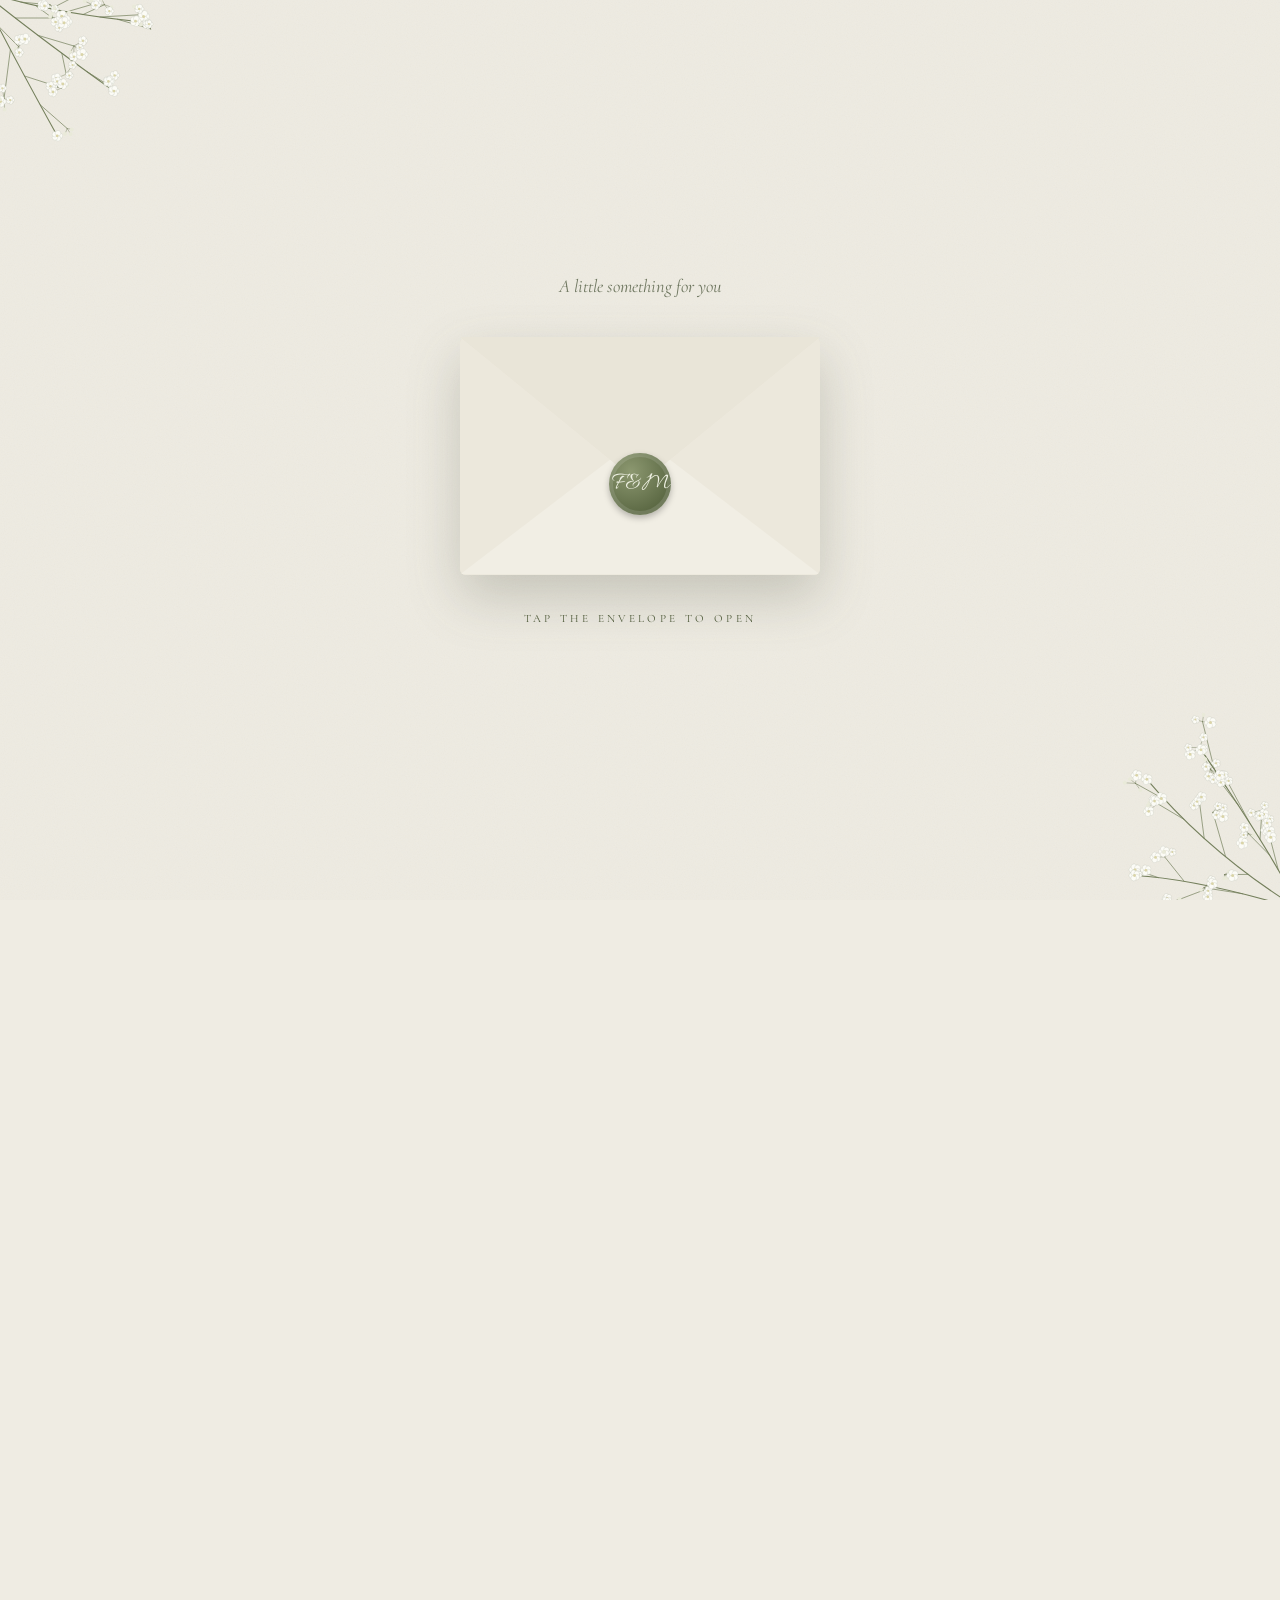
<file: index.html>
<!DOCTYPE html>
<html lang="en">
<head>
  <meta charset="UTF-8" />
  <meta name="viewport" content="width=device-width, initial-scale=1.0" />
  <title>Maria's Bridesmaid Proposal</title>
  <meta name="description" content="A little question from Maria, with love." />
  <link rel="preconnect" href="https://fonts.googleapis.com" />
  <link rel="preconnect" href="https://fonts.gstatic.com" crossorigin />
  <link href="https://fonts.googleapis.com/css2?family=Allura&family=Cormorant+Garamond:ital,wght@0,400;0,500;0,600;1,400&display=swap" rel="stylesheet" />
  <link rel="stylesheet" href="style.css?v=9" />
</head>
<body class="locked">

  <!-- ============ ENVELOPE INTRO ============ -->
  <div id="intro" class="intro">
    <div class="sprig sprig--tl" data-sprig="1"></div>
    <div class="sprig sprig--br" data-sprig="2"></div>

    <p class="intro__to">A little something for you</p>

    <button id="envelope" class="envelope" aria-label="Open the envelope">
      <div class="envelope__back"></div>
      <div class="envelope__card">
        <span class="script" data-bind="brideName"></span>
        <small>has a question for you</small>
      </div>
      <div class="envelope__pocket"></div>
      <div class="envelope__flap"></div>
      <div class="envelope__seal"><span data-bind="monogram"></span></div>
    </button>

    <p class="intro__hint">Tap the envelope to open</p>
  </div>

  <!-- ============ MAIN PAGE ============ -->
  <main id="page" class="page" aria-hidden="true">

    <!-- Letter -->
    <section class="section section--letter">
      <div class="sprig sprig--tl" data-sprig="3"></div>
      <div class="sprig sprig--br" data-sprig="4"></div>
      <p class="eyebrow reveal">To my dearest girls</p>
      <article class="letter reveal">
        <div class="letter__body" data-bind-html="letter"></div>
        <p class="letter__sign">
          <span>With all my love,</span>
          <span class="script" data-bind="brideName"></span>
        </p>
      </article>
      <div class="scroll-cue" aria-hidden="true">
        <span>scroll</span>
        <i></i>
      </div>
    </section>

    <!-- Couple -->
    <section class="section section--couple">
      <p class="eyebrow reveal">Two hearts, one story</p>
      <div class="frame reveal">
        <div class="frame__inner" id="couple-photo">
          <span class="frame__monogram script" data-bind="monogram"></span>
        </div>
      </div>
      <h2 class="names reveal">
        <span class="script" data-bind="groomName"></span>
        <span class="amp">&amp;</span>
        <span class="script" data-bind="brideName"></span>
      </h2>
      <p class="caps reveal">are getting married!</p>
      <p class="tagline reveal" data-bind-html="tagline"></p>
    </section>

    <!-- Question -->
    <section class="section section--question" id="question">
      <div class="sprig sprig--tr" data-sprig="5"></div>
      <div class="question card reveal">
        <p class="eyebrow">So, I have to ask&hellip;</p>
        <h2 class="question__title">
          <span class="caps">Will you be my</span>
          <span class="script big">Bridesmaid?</span>
        </h2>
        <div class="question__buttons" id="answer-buttons">
          <button class="btn btn--solid" data-answer>Yes, I will!</button>
          <button class="btn btn--ghost" data-answer>Of course!</button>
        </div>
        <p class="question__hint" id="answer-hint">Say yes to see all the details</p>
        <div class="question__thanks" id="thanks" hidden>
          <p class="script big">Thank you!</p>
          <p data-bind="thanksMessage"></p>
        </div>
      </div>
    </section>

    <!-- Everything below stays hidden until they say yes -->
    <div id="after-yes" hidden>

    <!-- Details -->
    <section class="section section--details">
      <p class="eyebrow reveal">Save the date</p>
      <p class="date reveal" data-bind="dateDisplay"></p>
      <div class="rule reveal"></div>
      <p class="caps venue reveal" data-bind="venue"></p>
      <p class="venue-sub reveal" data-bind="venueCity"></p>

      <div class="countdown reveal" id="countdown" aria-live="polite">
        <div><b data-unit="days">0</b><small>days</small></div>
        <div><b data-unit="hours">0</b><small>hours</small></div>
        <div><b data-unit="minutes">0</b><small>mins</small></div>
        <div><b data-unit="seconds">0</b><small>secs</small></div>
      </div>

      <a class="btn btn--ghost reveal" id="map-link" target="_blank" rel="noopener">View on map</a>
    </section>

    <!-- Entourage info -->
    <section class="section section--entourage">
      <div class="sprig sprig--tl" data-sprig="6"></div>
      <p class="eyebrow reveal">For my bridesmaids</p>
      <h2 class="section-title reveal"><span class="script">The little details</span></h2>

      <div class="card reveal">
        <p class="caps small"><span class="num">01</span> | Possible expenses</p>
        <ul class="bullets" id="expenses"></ul>
      </div>

      <div class="card reveal">
        <p class="caps small"><span class="num">02</span> | Your duties</p>
        <ul class="bullets" id="duties"></ul>
      </div>

      <div class="card reveal">
        <p class="caps small">Dates to remember</p>
        <ul class="timeline" id="timeline"></ul>
      </div>
    </section>

    <footer class="footer">
      <p class="script" data-bind="monogramLong"></p>
      <p class="caps small" data-bind="dateDisplay"></p>
      <p class="tiny">Formal invitation to follow.</p>
    </footer>
    </div>
  </main>

  <!-- Music toggle -->
  <button id="music-toggle" class="music" aria-label="Pause music" hidden>
    <svg viewBox="0 0 24 24" aria-hidden="true"><path d="M9 18V5l12-2v13" /><circle cx="6" cy="18" r="3" /><circle cx="18" cy="16" r="3" /></svg>
  </button>
  <audio id="bg-music" loop preload="none"></audio>

  <canvas id="confetti" aria-hidden="true"></canvas>

  <script src="script.js?v=9"></script>
</body>
</html>
</file>
<file: style.css>
/* =========================================================
   Franz & Maria — Bridesmaid Proposal
   Palette taken from the save-the-date card:
   ivory paper, olive/sage ink, baby's breath.
   To switch themes, change the tokens below.
   ========================================================= */
:root {
  color-scheme: light;
  --paper:      #efece3;   /* page background */
  --card:       #f8f6ef;   /* cards / letter */
  --ink:        #4f5a3a;   /* olive text (names, headings) */
  --ink-soft:   #6f7760;   /* body text */
  --sage:       #9aa78a;
  --sage-light: #c9d0bd;
  --champagne:  #d8ccb3;
  --line:       rgba(79, 90, 58, .35);
  --shadow:     0 18px 40px -18px rgba(60, 66, 44, .35);

  --script: "Allura", cursive;
  --serif:  "Cormorant Garamond", Georgia, serif;
}

* { box-sizing: border-box; margin: 0; padding: 0; }
[hidden] { display: none !important; }
html {
  scroll-behavior: smooth;
  -webkit-text-size-adjust: 100%;
  text-size-adjust: 100%;
  overflow-x: clip;
}

body {
  font-family: var(--serif);
  color: var(--ink-soft);
  background-color: var(--paper);
  /* subtle paper grain */
  background-image: url("data:image/svg+xml,%3Csvg xmlns='http://www.w3.org/2000/svg' width='220' height='220'%3E%3Cfilter id='n'%3E%3CfeTurbulence type='fractalNoise' baseFrequency='.9' numOctaves='2' stitchTiles='stitch'/%3E%3CfeColorMatrix values='0 0 0 0 .3  0 0 0 0 .3  0 0 0 0 .25  0 0 0 .06 0'/%3E%3C/filter%3E%3Crect width='100%25' height='100%25' filter='url(%23n)'/%3E%3C/svg%3E");
  font-size: 18px;
  line-height: 1.6;
  -webkit-font-smoothing: antialiased;
  overflow-x: hidden;
}
body.locked { overflow: hidden; height: 100vh; height: 100dvh; }

button { font: inherit; cursor: pointer; border: 0; background: none; color: inherit; }
img { max-width: 100%; display: block; }

/* ---------- Type helpers ---------- */
.script { font-family: var(--script); font-weight: 400; color: var(--ink); line-height: 1; }
.big    { font-size: clamp(3.4rem, 15vw, 5rem); }
.caps {
  text-transform: uppercase;
  letter-spacing: .28em;
  font-size: .82rem;
  color: var(--ink);
}
.caps.small { font-size: .7rem; letter-spacing: .3em; margin-bottom: .9rem; }
.eyebrow {
  font-style: italic;
  font-size: 1.05rem;
  color: var(--ink-soft);
  margin-bottom: 1.4rem;
}
.tiny { font-size: .62rem; letter-spacing: .3em; text-transform: uppercase; margin-top: .8rem; }
.body-text { color: var(--ink-soft); }
.rule { width: 48px; height: 1px; background: var(--ink); opacity: .5; margin: 1.4rem auto; }

/* ---------- Baby's breath sprigs ---------- */
.sprig {
  position: absolute;
  width: min(62vw, 300px);
  aspect-ratio: 1;
  pointer-events: none;
  z-index: 0;
  opacity: .95;
}
.sprig svg { width: 100%; height: 100%; overflow: visible; }
.sprig--tl { top: -20px; left: -30px; }
.sprig--tr { top: -20px; right: -30px; transform: scaleX(-1); }
.sprig--br { bottom: -20px; right: -30px; transform: rotate(180deg); }
.sprig .petal { fill: #fdfdf8; stroke: rgba(120, 125, 100, .35); stroke-width: .4; }
.sprig .bud   { fill: #e9ead9; }
.sprig .eye   { fill: #d9d3a4; }
.sprig .stem  { stroke: #6e7a55; stroke-width: 1.1; fill: none; stroke-linecap: round; }

/* =========================================================
   ENVELOPE INTRO
   ========================================================= */
.intro {
  position: fixed;
  inset: 0;
  z-index: 50;
  display: flex;
  flex-direction: column;
  align-items: center;
  justify-content: center;
  gap: 2.2rem;
  padding: 24px 16px;
  background: inherit;
  background-color: var(--paper);
  overflow: hidden;
  transition: opacity 1s ease, visibility 1s ease;
}
.intro.is-gone { opacity: 0; visibility: hidden; }
.intro__to { font-style: italic; font-size: 1.15rem; position: relative; z-index: 1; }
.intro__hint {
  text-transform: uppercase;
  letter-spacing: .3em;
  font-size: .7rem;
  color: var(--ink);
  position: relative;
  z-index: 1;
  animation: pulse 2.2s ease-in-out infinite;
}
.intro.is-opening .intro__hint,
.intro.is-opening .intro__to { opacity: 0; transition: opacity .4s; }

@keyframes pulse { 50% { opacity: .35; } }

.envelope {
  --w: min(82vw, 360px);
  position: relative;
  width: var(--w);
  height: calc(var(--w) * .66);
  z-index: 1;
  perspective: 1200px;
  filter: drop-shadow(0 22px 26px rgba(60, 66, 44, .22));
  animation: float 4s ease-in-out infinite;
}
.intro.is-opening .envelope { animation: none; }
@keyframes float { 50% { transform: translateY(-8px); } }

.envelope__back,
.envelope__pocket,
.envelope__flap { position: absolute; left: 0; width: 100%; }

.envelope__back {
  inset: 0;
  height: 100%;
  background: #e4e0d2;
  border-radius: 6px;
}
.envelope__card {
  position: absolute;
  left: 7%;
  right: 7%;
  top: 8%;
  height: 86%;
  background: var(--card);
  border: 1px solid var(--line);
  outline: 1px solid var(--line);
  outline-offset: -8px;
  border-radius: 3px;
  display: flex;
  flex-direction: column;
  align-items: center;
  justify-content: center;
  gap: .4rem;
  transition: transform .9s cubic-bezier(.2, .8, .2, 1) .45s;
  z-index: 1;
}
.envelope__card .script { font-size: 3rem; }
.envelope__card small { font-style: italic; font-size: .95rem; }

.envelope__pocket {
  bottom: 0;
  height: 100%;
  z-index: 2;
  border-radius: 6px;
  background: #e7e3d6;
}
.envelope__pocket::before { /* side folds */
  content: "";
  position: absolute;
  inset: 0;
  border-radius: 6px;
  background: #ece8dc;
  clip-path: polygon(0 0, 50% 58%, 100% 0, 100% 100%, 0 100%);
}
.envelope__pocket::after { /* bottom triangle */
  content: "";
  position: absolute;
  inset: 0;
  border-radius: 6px;
  background: linear-gradient(to top, #f1eee4 0, #f1eee4 100%);
  clip-path: polygon(0 100%, 50% 42%, 100% 100%);
}
.envelope__flap {
  top: 0;
  height: 62%;
  z-index: 3;
  background: #e9e5d8;
  clip-path: polygon(0 0, 100% 0, 50% 100%);
  transform-origin: top center;
  transition: transform .7s ease, z-index 0s linear .35s;
}
.envelope__seal {
  position: absolute;
  left: 50%;
  top: 62%;
  translate: -50% -50%;
  width: 62px;
  height: 62px;
  border-radius: 50%;
  z-index: 4;
  display: grid;
  place-items: center;
  background: radial-gradient(circle at 35% 30%, #8c9870, #5d6a45 70%);
  box-shadow: inset 0 0 0 4px rgba(255, 255, 255, .12), 0 3px 6px rgba(0, 0, 0, .25);
  transition: opacity .3s ease, transform .3s ease;
}
.envelope__seal span { font-family: var(--script); color: #eef0e2; font-size: 1.55rem; line-height: 1; }

/* opening states */
.intro.is-opening .envelope__seal { opacity: 0; transform: scale(.6); }
.intro.is-opening .envelope__flap { transform: rotateX(180deg); z-index: 0; }
.intro.is-opening .envelope__card { transform: translateY(-58%); z-index: 1; }

/* =========================================================
   MAIN PAGE
   ========================================================= */
.page { opacity: 0; transition: opacity 1.2s ease .2s; }
.page.is-visible { opacity: 1; }

.section {
  position: relative;
  min-height: 100svh;
  padding: 96px 16px;
  display: flex;
  flex-direction: column;
  align-items: center;
  justify-content: center;
  text-align: center;
  overflow: hidden;
}
.section > *:not(.sprig) { position: relative; z-index: 1; }

.card {
  width: 100%;
  max-width: 440px;
  background: var(--card);
  border: 1px solid var(--line);
  outline: 1px solid var(--line);
  outline-offset: -10px;
  padding: 2.4rem 1.8rem;
  box-shadow: var(--shadow);
  margin-bottom: 1.4rem;
}

/* ---------- Letter (torn paper) ---------- */
.letter {
  width: 100%;
  max-width: 440px;
  padding: 2.8rem 2rem 2.4rem;
  background: var(--card);
  box-shadow: var(--shadow);
  text-transform: uppercase;
  letter-spacing: .12em;
  font-size: .95rem;
  line-height: 1.85;
  color: var(--ink);
  /* torn edges */
  -webkit-mask: var(--torn);
  mask: var(--torn);
  --torn: url("data:image/svg+xml,%3Csvg xmlns='http://www.w3.org/2000/svg' viewBox='0 0 100 100' preserveAspectRatio='none'%3E%3Cpath d='M0 1.5 L4 0.4 L9 1.6 L14 0.3 L19 1.2 L25 0.2 L31 1.4 L37 0.5 L43 1.7 L49 0.3 L55 1.3 L61 0.2 L67 1.5 L73 0.4 L79 1.6 L85 0.3 L91 1.2 L96 0.4 L100 1.3 L99.3 8 L100 16 L99.2 24 L99.8 32 L99.1 40 L99.9 48 L99.2 56 L99.8 64 L99.1 72 L99.9 80 L99.2 88 L99.8 94 L100 98.6 L95 99.7 L89 98.5 L83 99.8 L77 98.7 L71 99.6 L65 98.4 L59 99.7 L53 98.6 L47 99.8 L41 98.5 L35 99.6 L29 98.4 L23 99.7 L17 98.6 L11 99.8 L5 98.7 L0 99.5 L0.8 92 L0.1 84 L0.9 76 L0.2 68 L0.8 60 L0.1 52 L0.9 44 L0.2 36 L0.8 28 L0.1 20 L0.9 12 L0.2 6 Z' fill='black'/%3E%3C/svg%3E") center / 100% 100% no-repeat;
}
.letter__body p + p { margin-top: 1.2rem; }
.letter__sign {
  margin-top: 1.8rem;
  display: flex;
  flex-direction: column;
  align-items: center;
  gap: .3rem;
  text-transform: none;
  letter-spacing: 0;
  font-style: italic;
  font-size: 1rem;
}
.letter__sign .script { font-size: 2.8rem; font-style: normal; }

.scroll-cue {
  position: absolute !important;
  bottom: 28px;
  left: 50%;
  translate: -50% 0;
  display: flex;
  flex-direction: column;
  align-items: center;
  gap: 6px;
  font-size: .62rem;
  letter-spacing: .3em;
  text-transform: uppercase;
  color: var(--ink);
  opacity: .7;
}
.scroll-cue i {
  width: 1px; height: 30px; background: var(--ink);
  animation: drip 1.8s ease-in-out infinite;
  transform-origin: top;
}
@keyframes drip { 0% { transform: scaleY(0); } 50% { transform: scaleY(1); } 100% { transform: scaleY(1); opacity: 0; } }

/* ---------- Couple ---------- */
.frame {
  width: min(64vw, 260px);
  aspect-ratio: 4 / 5;
  padding: 10px;
  background: var(--card);
  border: 1px solid var(--line);
  box-shadow: var(--shadow);
  border-radius: 999px 999px 6px 6px;
  margin-bottom: 2rem;
}
.frame__inner {
  width: 100%;
  height: 100%;
  border-radius: 999px 999px 3px 3px;
  background: linear-gradient(160deg, var(--sage-light), var(--sage));
  background-size: cover;
  background-position: center;
  display: grid;
  place-items: center;
  overflow: hidden;
}
.frame__monogram { color: var(--card); font-size: 4.2rem; }
.frame__inner.has-photo .frame__monogram { display: none; }

.names { display: flex; flex-direction: column; align-items: center; font-weight: 400; }
.names .script { font-size: clamp(4rem, 19vw, 6rem); }
.names .amp { font-family: var(--serif); color: var(--ink); font-size: 1.8rem; margin: -.2rem 0 -.6rem; }
.section--couple .caps { margin-top: 1.6rem; }
.tagline { font-style: italic; margin-top: 1.6rem; line-height: 1.6; }

/* ---------- Question ---------- */
.question { padding: 3rem 1.6rem; }
.question__title { display: flex; flex-direction: column; align-items: center; gap: .6rem; font-weight: 400; }
.question__buttons { display: flex; flex-wrap: wrap; justify-content: center; gap: .8rem; margin-top: 2.2rem; }
.question__thanks { margin-top: 1.6rem; animation: rise .8s ease both; }
.question__thanks p:last-child { font-style: italic; margin-top: .6rem; }

.btn {
  display: inline-block;
  padding: .85rem 1.6rem;
  font-size: .72rem;
  letter-spacing: .28em;
  text-transform: uppercase;
  text-decoration: none;
  border: 1px solid var(--ink);
  transition: background .3s, color .3s, transform .2s;
}
.btn:active { transform: scale(.96); }
.btn--solid { background: var(--ink); color: var(--card); }
@media (hover: hover) {
  .btn--solid:hover { background: #3f492d; }
  .btn--ghost:hover { background: var(--ink); color: var(--card); }
}
.btn--ghost { color: var(--ink); }

/* ---------- Details ---------- */
.date {
  font-size: clamp(2rem, 9vw, 2.8rem);
  letter-spacing: .18em;
  color: var(--ink);
}
.venue { line-height: 1.8; }
.venue-sub { margin-top: .2rem; }

.countdown {
  display: grid;
  grid-template-columns: repeat(4, 1fr);
  gap: .6rem;
  width: 100%;
  max-width: 360px;
  margin: 2.4rem 0 2rem;
}
.countdown div {
  background: var(--card);
  border: 1px solid var(--line);
  padding: .9rem .2rem .7rem;
}
.countdown b { display: block; font-weight: 500; font-size: 1.7rem; color: var(--ink); line-height: 1.1; }
.countdown small { font-size: .6rem; letter-spacing: .25em; text-transform: uppercase; }


/* ---------- Entourage ---------- */
.section-title { font-weight: 400; margin-bottom: 2rem; }
.section-title .script { font-size: clamp(3rem, 13vw, 4rem); }
.swatches { display: flex; justify-content: center; gap: .7rem; margin-bottom: 2rem; }
.swatches span {
  width: 42px; height: 42px; border-radius: 50%;
  box-shadow: inset 0 0 0 3px var(--card), 0 0 0 1px var(--line);
}
.timeline { list-style: none; text-align: left; }
.timeline li {
  display: flex;
  justify-content: space-between;
  gap: 1rem;
  padding: .75rem 0;
  border-bottom: 1px dashed var(--line);
}
.timeline li:last-child { border-bottom: 0; }
.timeline b { font-weight: 500; color: var(--ink); }
.timeline span { font-style: italic; white-space: nowrap; }

/* ---------- Footer ---------- */
.footer { text-align: center; padding: 60px 16px 90px; }
.footer .script { font-size: 3rem; margin-bottom: .6rem; }

/* ---------- Music button ---------- */
.music {
  position: fixed;
  right: 16px;
  bottom: 16px;
  z-index: 40;
  width: 48px;
  height: 48px;
  border-radius: 50%;
  background: var(--card);
  border: 1px solid var(--line);
  box-shadow: var(--shadow);
  display: grid;
  place-items: center;
}
.music svg { width: 20px; height: 20px; fill: none; stroke: var(--ink); stroke-width: 1.6; stroke-linecap: round; stroke-linejoin: round; }
.music.is-playing svg { animation: spin 6s linear infinite; }
@keyframes spin { to { transform: rotate(360deg); } }

/* ---------- Confetti ---------- */
#confetti { position: fixed; inset: 0; width: 100%; height: 100%; pointer-events: none; z-index: 60; }

/* ---------- Scroll reveal ---------- */
.reveal { opacity: 0; transform: translateY(24px); transition: opacity 1s ease, transform 1s ease; }
.reveal.is-in { opacity: 1; transform: none; }
@keyframes rise { from { opacity: 0; transform: translateY(12px); } }

@media (prefers-reduced-motion: reduce) {
  *, *::before, *::after { animation: none !important; transition-duration: .01ms !important; }
  .reveal { opacity: 1; transform: none; }
}

/* =========================================================
   MOBILE
   Most guests open this on a phone: touch, notches,
   small and landscape screens.
   ========================================================= */
button, .btn, a {
  -webkit-tap-highlight-color: transparent;
  touch-action: manipulation;          /* no double-tap zoom delay */
}
.btn { min-height: 48px; display: inline-flex; align-items: center; justify-content: center; }
.btn:focus-visible, .envelope:focus-visible, .music:focus-visible {
  outline: 2px solid var(--ink);
  outline-offset: 4px;
}
body { overflow-x: clip; overscroll-behavior-y: none; }

/* keep tiny labels readable on phones (min ~11px) */
.tiny, .scroll-cue, .countdown small { font-size: max(.7rem, 11px); }

/* notch / home-bar safe areas */
.intro {
  padding-top: max(24px, env(safe-area-inset-top, 0px));
  padding-bottom: max(24px, env(safe-area-inset-bottom, 0px));
}
.music {
  right: calc(16px + env(safe-area-inset-right, 0px));
  bottom: calc(16px + env(safe-area-inset-bottom, 0px));
}
.footer { padding-bottom: calc(90px + env(safe-area-inset-bottom, 0px)); }

/* small phones (iPhone SE / 320–360px) */
@media (max-width: 360px) {
  body { font-size: 17px; }
  .section { padding-block: 80px; }
  .letter { padding: 2.2rem 1.4rem 2rem; font-size: .88rem; letter-spacing: .08em; }
  .card { padding: 2rem 1.2rem; }
  .question { padding: 2.4rem 1.2rem; }
  .caps { letter-spacing: .2em; }
  .countdown { gap: .4rem; }
  .countdown b { font-size: 1.4rem; }
  .countdown small { letter-spacing: .12em; }
  .btn { padding-inline: 1.2rem; letter-spacing: .2em; }
  .timeline span { white-space: normal; text-align: right; }
}

/* phones held sideways: short screens */
@media (max-height: 520px) and (orientation: landscape) {
  .intro { gap: 1rem; }
  .envelope { --w: min(60vw, 300px, 62vh * 1.5); }
  .sprig { width: min(34vw, 200px); }
  .section { min-height: auto; padding-block: 64px; }
}

/* ---------- Hint under the question ---------- */
.question__hint {
  margin-top: 1.4rem;
  font-style: italic;
  font-size: .95rem;
  color: var(--ink-soft);
}

/* ---------- Expenses & duties lists ---------- */
.section--entourage .card + .card { margin-top: 1.4rem; }
.caps .num { font-family: var(--serif); letter-spacing: .1em; }
.bullets { list-style: none; }
.bullets li {
  padding: .75rem 0;
  border-bottom: 1px dashed var(--line, #d9d6cb);
  color: var(--ink);
  line-height: 1.5;
}
.bullets li:last-child { border-bottom: 0; }
.bullets em { font-style: italic; color: var(--ink-soft); }

/* question card fades away after a yes */
.section--question { transition: opacity .6s ease; }
.section--question.is-leaving { opacity: 0; }
</file>
